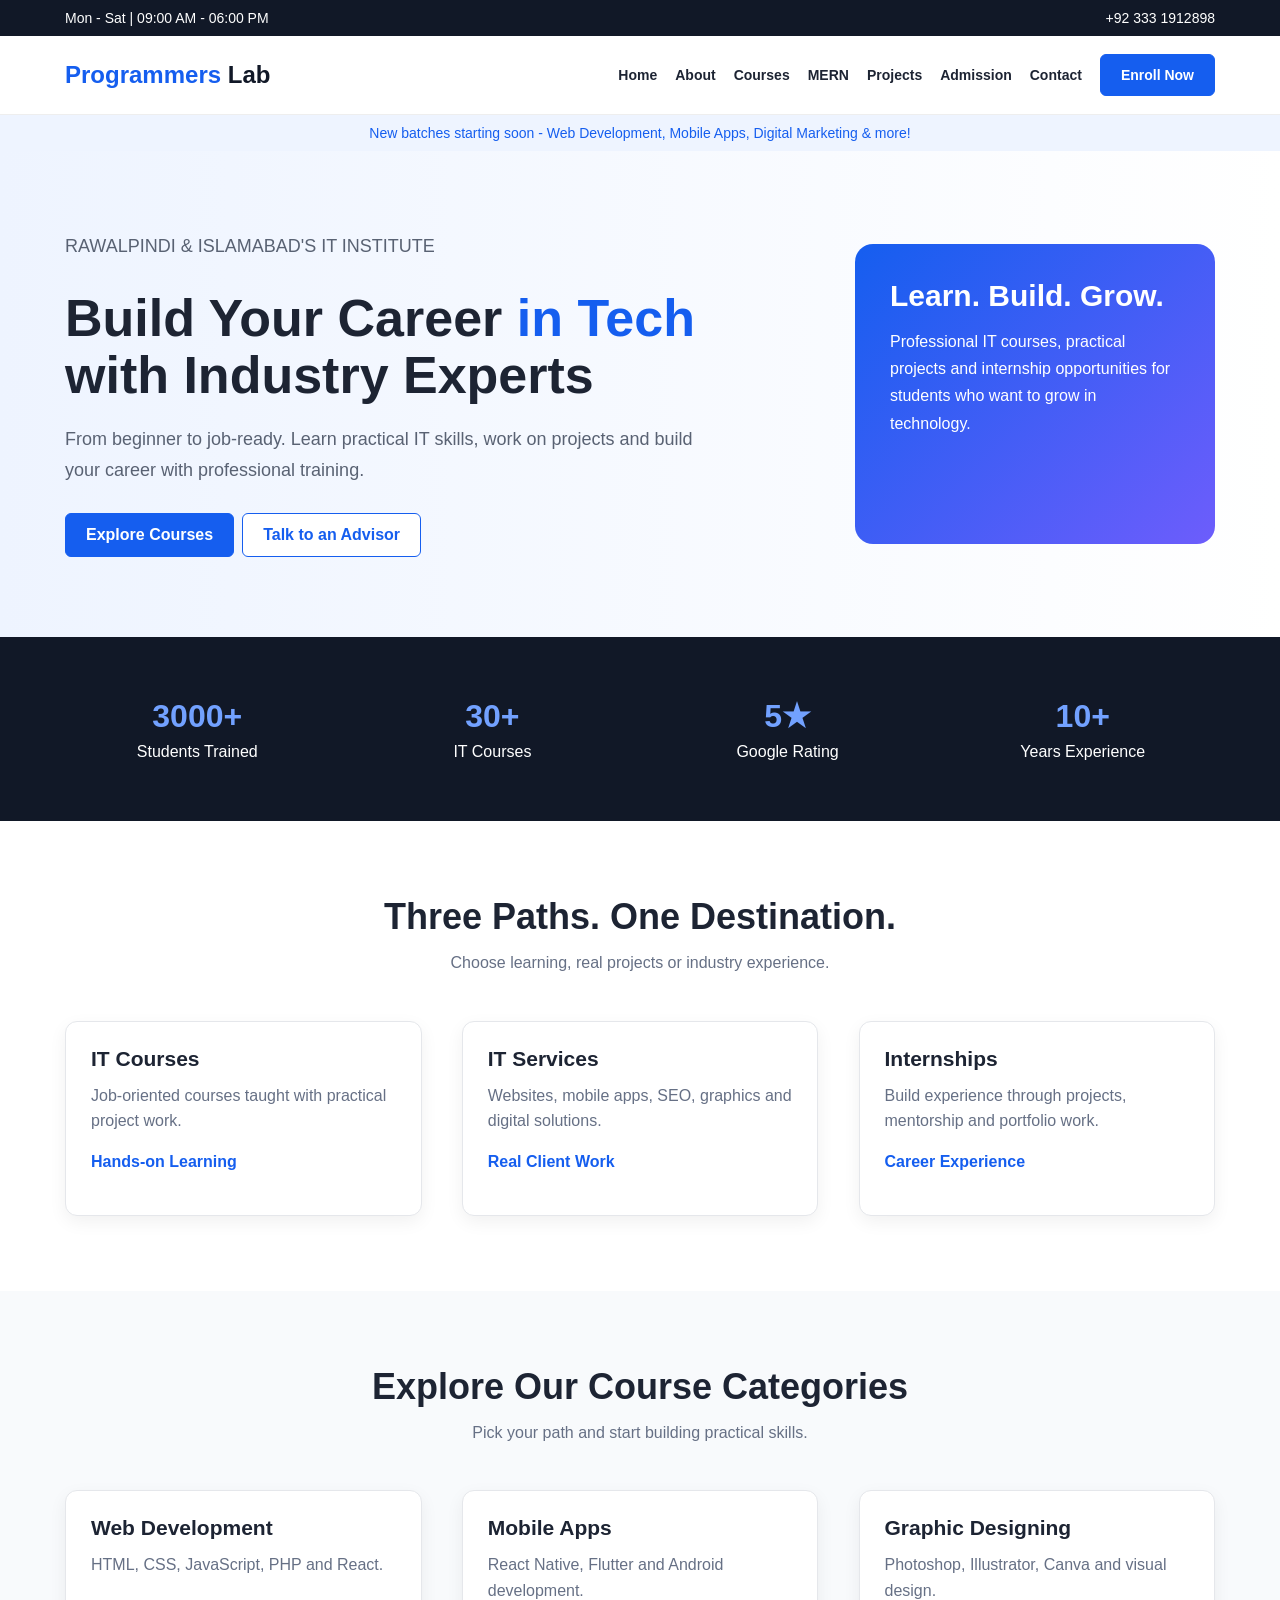
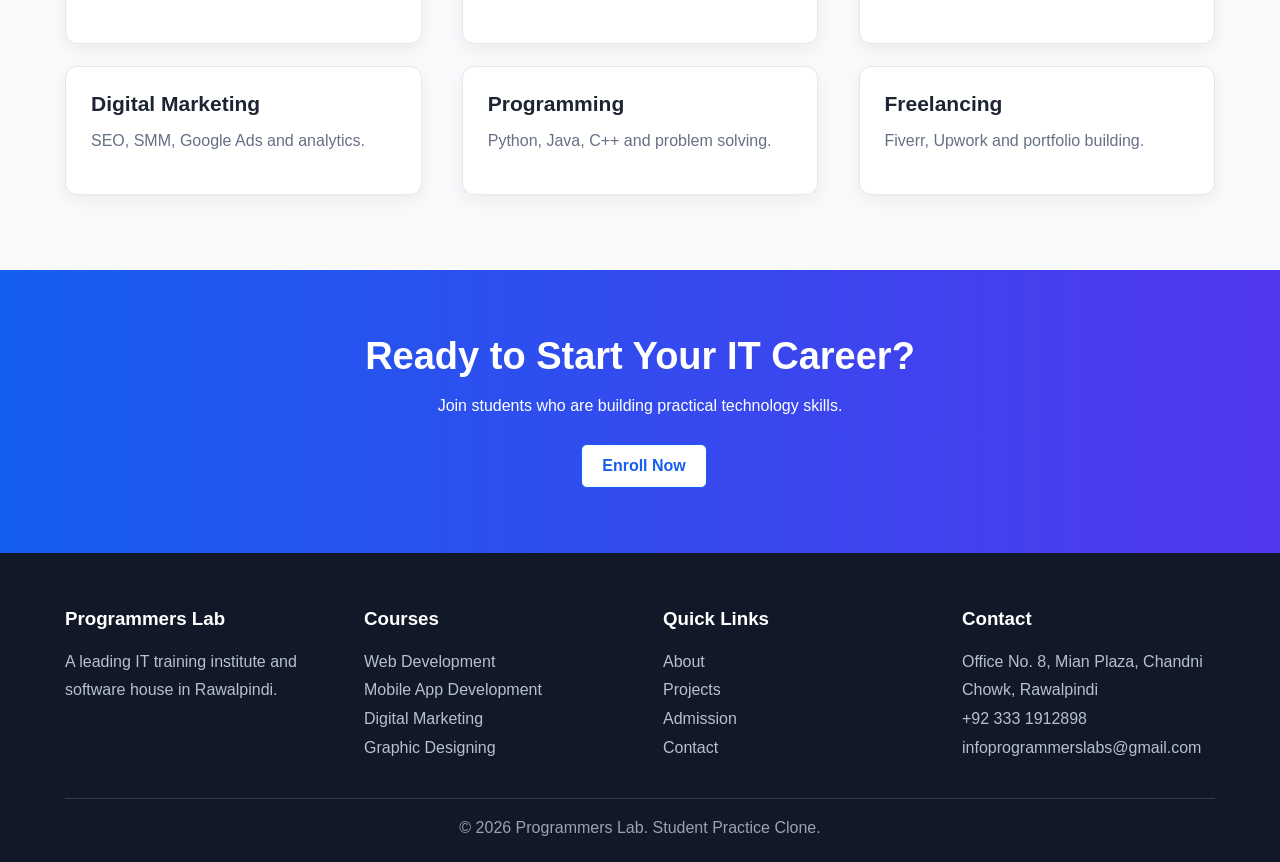
<file: index.html>
<!DOCTYPE html>
<html lang="en">
<head>
    <meta charset="UTF-8">
    <meta name="viewport" content="width=device-width, initial-scale=1.0">
    <title>Home | Programmers Lab</title>

    <link rel="stylesheet" href="style.css">
</head>

<body>

    <!-- Top Information Bar -->
    <div class="top-bar">
        <div class="container top-content">
            <span>Mon - Sat | 09:00 AM - 06:00 PM</span>
            <span>+92 333 1912898</span>
        </div>
    </div>


    <!-- Navigation Bar -->
    <nav class="navbar">
        <div class="container nav-content">

            <a href="index.html" class="logo">
                Programmers <span>Lab</span>
            </a>

            <div class="nav-links">
                <a href="index.html">Home</a>
                <a href="about.html">About</a>
                <a href="courses.html">Courses</a>
                <a href="mern.html">MERN</a>
                <a href="projects.html">Projects</a>
                <a href="admission.html">Admission</a>
                <a href="contact.html">Contact</a>

                <a href="admission.html" class="btn">
                    Enroll Now
                </a>
            </div>

        </div>
    </nav>


    <!-- News Section -->
    <div class="news">
        New batches starting soon - Web Development, Mobile Apps,
        Digital Marketing & more!
    </div>


    <!-- Hero Section -->
    <section class="hero">

        <div class="container hero-content">

            <div class="hero-text">

                <p class="small">
                    RAWALPINDI & ISLAMABAD'S IT INSTITUTE
                </p>

                <h1>
                    Build Your Career
                    <span>in Tech</span>
                    with Industry Experts
                </h1>

                <p>
                    From beginner to job-ready. Learn practical IT skills,
                    work on projects and build your career with professional training.
                </p>

                <div class="hero-buttons">

                    <a href="courses.html" class="btn">
                        Explore Courses
                    </a>

                    <a href="contact.html" class="btn btn-light">
                        Talk to an Advisor
                    </a>

                </div>

            </div>


            <div class="hero-card">

                <h2>
                    Learn. Build. Grow.
                </h2>

                <p>
                    Professional IT courses, practical projects and
                    internship opportunities for students who want to
                    grow in technology.
                </p>

            </div>

        </div>

    </section>


    <!-- Statistics Section -->
    <section class="stats">

        <div class="container stats-content">

            <div class="stat">
                <h2>3000+</h2>
                <p>Students Trained</p>
            </div>

            <div class="stat">
                <h2>30+</h2>
                <p>IT Courses</p>
            </div>

            <div class="stat">
                <h2>5★</h2>
                <p>Google Rating</p>
            </div>

            <div class="stat">
                <h2>10+</h2>
                <p>Years Experience</p>
            </div>

        </div>

    </section>


    <!-- What We Offer Section -->
    <section class="section">

        <div class="container">

            <div class="section-title">

                <h2>
                    Three Paths. One Destination.
                </h2>

                <p>
                    Choose learning, real projects or industry experience.
                </p>

            </div>


            <div class="card-row">

                <div class="card">

                    <h3>
                        IT Courses
                    </h3>

                    <p>
                        Job-oriented courses taught with practical project work.
                    </p>

                    <p class="small">
                        Hands-on Learning
                    </p>

                </div>


                <div class="card">

                    <h3>
                        IT Services
                    </h3>

                    <p>
                        Websites, mobile apps, SEO, graphics and digital solutions.
                    </p>

                    <p class="small">
                        Real Client Work
                    </p>

                </div>


                <div class="card">

                    <h3>
                        Internships
                    </h3>

                    <p>
                        Build experience through projects, mentorship
                        and portfolio work.
                    </p>

                    <p class="small">
                        Career Experience
                    </p>

                </div>

            </div>

        </div>

    </section>


    <!-- Course Categories Section -->
    <section class="section feature">

        <div class="container">

            <div class="section-title">

                <h2>
                    Explore Our Course Categories
                </h2>

                <p>
                    Pick your path and start building practical skills.
                </p>

            </div>


            <div class="card-row">

                <div class="card">
                    <h3>Web Development</h3>
                    <p>
                        HTML, CSS, JavaScript, PHP and React.
                    </p>
                </div>


                <div class="card">
                    <h3>Mobile Apps</h3>
                    <p>
                        React Native, Flutter and Android development.
                    </p>
                </div>


                <div class="card">
                    <h3>Graphic Designing</h3>
                    <p>
                        Photoshop, Illustrator, Canva and visual design.
                    </p>
                </div>


                <div class="card">
                    <h3>Digital Marketing</h3>
                    <p>
                        SEO, SMM, Google Ads and analytics.
                    </p>
                </div>


                <div class="card">
                    <h3>Programming</h3>
                    <p>
                        Python, Java, C++ and problem solving.
                    </p>
                </div>


                <div class="card">
                    <h3>Freelancing</h3>
                    <p>
                        Fiverr, Upwork and portfolio building.
                    </p>
                </div>

            </div>

        </div>

    </section>


    <!-- Call To Action Section -->
    <section class="cta">

        <div class="container">

            <h2>
                Ready to Start Your IT Career?
            </h2>

            <p>
                Join students who are building practical technology skills.
            </p>

            <a href="admission.html" class="btn btn-light">
                Enroll Now
            </a>

        </div>

    </section>


    <!-- Footer -->
    <footer class="footer">

        <div class="container footer-content">


            <div class="footer-column">

                <h3>
                    Programmers Lab
                </h3>

                <p>
                    A leading IT training institute and software house
                    in Rawalpindi.
                </p>

            </div>


            <div class="footer-column">

                <h3>
                    Courses
                </h3>

                <p>
                    <a href="courses.html">
                        Web Development
                    </a>
                </p>

                <p>
                    <a href="courses.html">
                        Mobile App Development
                    </a>
                </p>

                <p>
                    <a href="courses.html">
                        Digital Marketing
                    </a>
                </p>

                <p>
                    <a href="courses.html">
                        Graphic Designing
                    </a>
                </p>

            </div>


            <div class="footer-column">

                <h3>
                    Quick Links
                </h3>

                <p>
                    <a href="about.html">
                        About
                    </a>
                </p>

                <p>
                    <a href="projects.html">
                        Projects
                    </a>
                </p>

                <p>
                    <a href="admission.html">
                        Admission
                    </a>
                </p>

                <p>
                    <a href="contact.html">
                        Contact
                    </a>
                </p>

            </div>


            <div class="footer-column">

                <h3>
                    Contact
                </h3>

                <p>
                    Office No. 8, Mian Plaza,
                    Chandni Chowk, Rawalpindi
                </p>

                <p>
                    +92 333 1912898
                </p>

                <p>
                    infoprogrammerslabs@gmail.com
                </p>

            </div>

        </div>


        <div class="container copyright">

            <p>
                © 2026 Programmers Lab. Student Practice Clone.
            </p>

        </div>

    </footer>

</body>
</html>
</file>
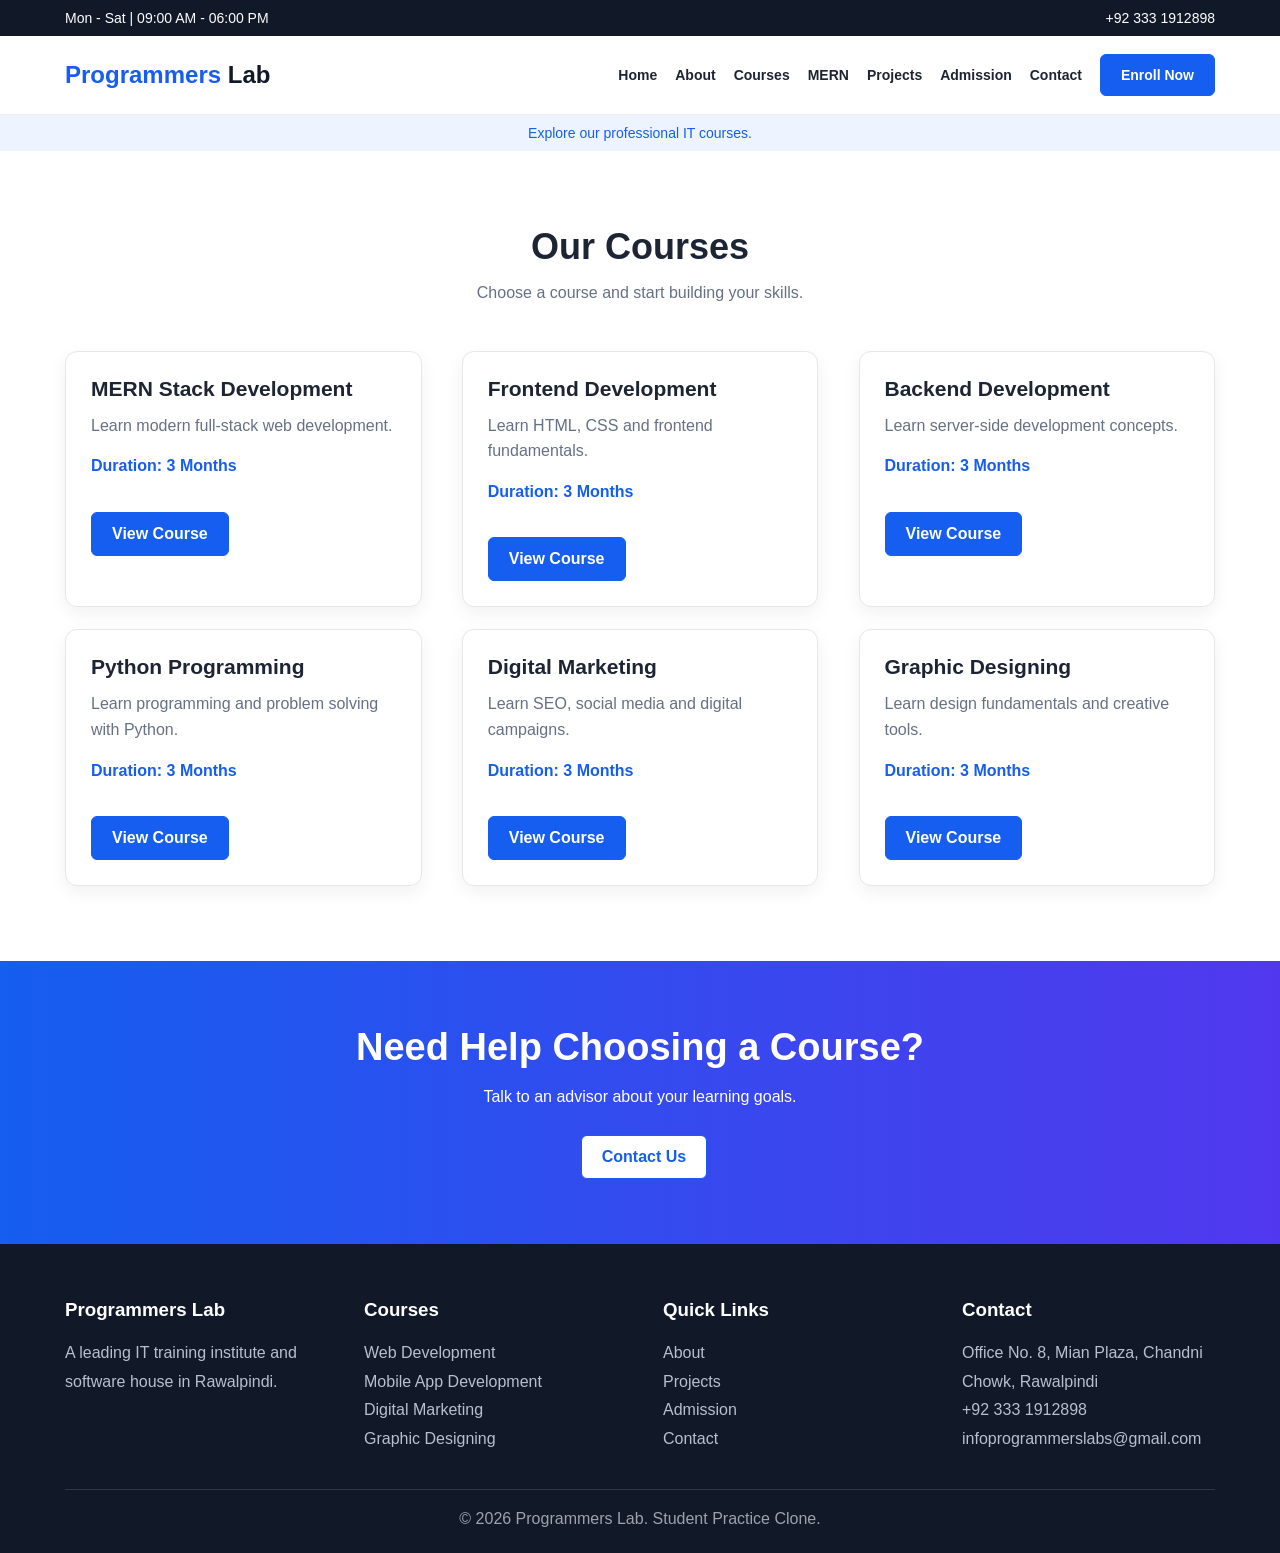
<file: courses.html>
<!DOCTYPE html>
<html lang="en">

<head>

    <meta charset="UTF-8">

    <meta name="viewport" content="width=device-width, initial-scale=1.0">

    <title>Courses | Programmers Lab</title>

    <link rel="stylesheet" href="style.css">

</head>

<body>


    <!-- TOP BAR -->

    <div class="top-bar">

        <div class="container top-content">

            <span>
                Mon - Sat | 09:00 AM - 06:00 PM
            </span>

            <span>
                +92 333 1912898
            </span>

        </div>

    </div>



    <!-- NAVIGATION -->

    <nav class="navbar">

        <div class="container nav-content">


            <a href="index.html" class="logo">
                Programmers <span>Lab</span>
            </a>


            <div class="nav-links">

                <a href="index.html">
                    Home
                </a>

                <a href="about.html">
                    About
                </a>

                <a href="courses.html">
                    Courses
                </a>

                <a href="mern.html">
                    MERN
                </a>

                <a href="projects.html">
                    Projects
                </a>

                <a href="admission.html">
                    Admission
                </a>

                <a href="contact.html">
                    Contact
                </a>

                <a href="admission.html" class="btn">
                    Enroll Now
                </a>

            </div>

        </div>

    </nav>



    <!-- NEWS -->

    <div class="news">

        Explore our professional IT courses.

    </div>



    <!-- COURSES -->

    <section class="section">

        <div class="container">


            <div class="section-title">

                <h2>
                    Our Courses
                </h2>

                <p>
                    Choose a course and start building your skills.
                </p>

            </div>



            <div class="card-row">


                <!-- CARD 1 -->

                <div class="card">

                    <h3>
                        MERN Stack Development
                    </h3>

                    <p>
                        Learn modern full-stack web development.
                    </p>

                    <p class="small">
                        Duration: 3 Months
                    </p>

                    <br>

                    <a href="mern.html" class="btn">
                        View Course
                    </a>

                </div>



                <!-- CARD 2 -->

                <div class="card">

                    <h3>
                        Frontend Development
                    </h3>

                    <p>
                        Learn HTML, CSS and frontend fundamentals.
                    </p>

                    <p class="small">
                        Duration: 3 Months
                    </p>

                    <br>

                    <a href="contact.html" class="btn">
                        View Course
                    </a>

                </div>



                <!-- CARD 3 -->

                <div class="card">

                    <h3>
                        Backend Development
                    </h3>

                    <p>
                        Learn server-side development concepts.
                    </p>

                    <p class="small">
                        Duration: 3 Months
                    </p>

                    <br>

                    <a href="contact.html" class="btn">
                        View Course
                    </a>

                </div>



                <!-- CARD 4 -->

                <div class="card">

                    <h3>
                        Python Programming
                    </h3>

                    <p>
                        Learn programming and problem solving
                        with Python.
                    </p>

                    <p class="small">
                        Duration: 3 Months
                    </p>

                    <br>

                    <a href="contact.html" class="btn">
                        View Course
                    </a>

                </div>



                <!-- CARD 5 -->

                <div class="card">

                    <h3>
                        Digital Marketing
                    </h3>

                    <p>
                        Learn SEO, social media and digital campaigns.
                    </p>

                    <p class="small">
                        Duration: 3 Months
                    </p>

                    <br>

                    <a href="contact.html" class="btn">
                        View Course
                    </a>

                </div>



                <!-- CARD 6 -->

                <div class="card">

                    <h3>
                        Graphic Designing
                    </h3>

                    <p>
                        Learn design fundamentals and creative tools.
                    </p>

                    <p class="small">
                        Duration: 3 Months
                    </p>

                    <br>

                    <a href="contact.html" class="btn">
                        View Course
                    </a>

                </div>


            </div>

        </div>

    </section>



    <!-- CTA -->

    <section class="cta">

        <div class="container">

            <h2>
                Need Help Choosing a Course?
            </h2>

            <p>
                Talk to an advisor about your learning goals.
            </p>

            <a href="contact.html" class="btn btn-light">
                Contact Us
            </a>

        </div>

    </section>



    <!-- FOOTER -->

    <footer class="footer">

        <div class="container footer-content">


            <div class="footer-column">

                <h3>
                    Programmers Lab
                </h3>

                <p>
                    A leading IT training institute
                    and software house in Rawalpindi.
                </p>

            </div>


            <div class="footer-column">

                <h3>
                    Courses
                </h3>

                <p>
                    <a href="courses.html">
                        Web Development
               </a>
                </p>

                <p>
                    <a href="courses.html">
                        Mobile App Development
                    </a>
                </p>

                <p>
                    <a href="courses.html">
                        Digital Marketing
                    </a>
                </p>

                <p>
                    <a href="courses.html">
                        Graphic Designing
                    </a>
                </p>

            </div>


            <div class="footer-column">

                <h3>
                    Quick Links
                </h3>

                <p>
                    <a href="about.html">
                        About
                    </a>
                </p>

                <p>
                    <a href="projects.html">
                        Projects
                    </a>
                </p>

                <p>
                    <a href="admission.html">
                        Admission
                    </a>
                </p>

                <p>
                    <a href="contact.html">
                        Contact
                    </a>
                </p>

            </div>


            <div class="footer-column">

                <h3>
                    Contact
                </h3>

                <p>
                    Office No. 8, Mian Plaza,
                    Chandni Chowk, Rawalpindi
                </p>

                <p>
                    +92 333 1912898
                </p>

                <p>
                    infoprogrammerslabs@gmail.com
                </p>

            </div>


        </div>


        <div class="container copyright">

            <p>
                © 2026 Programmers Lab.
                Student Practice Clone.
            </p>

        </div>

    </footer>


</body>

</html>
</file>
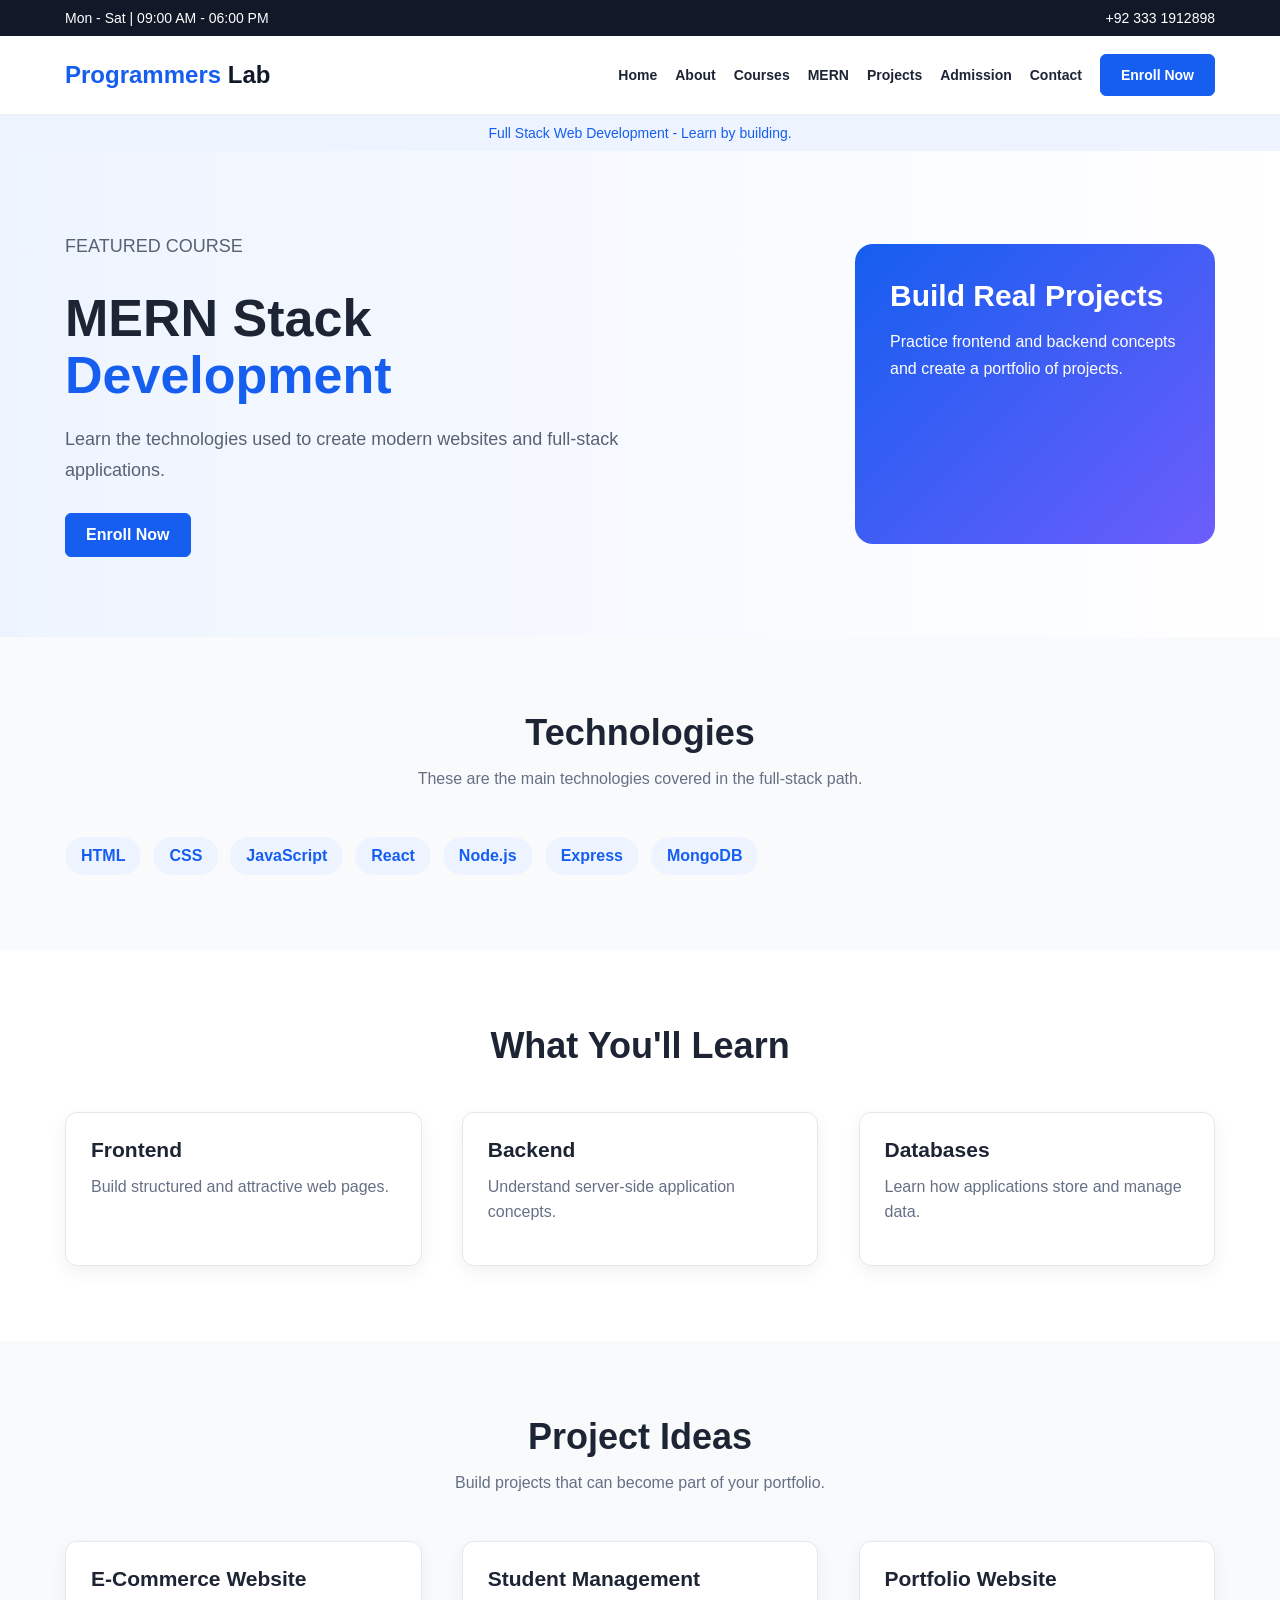
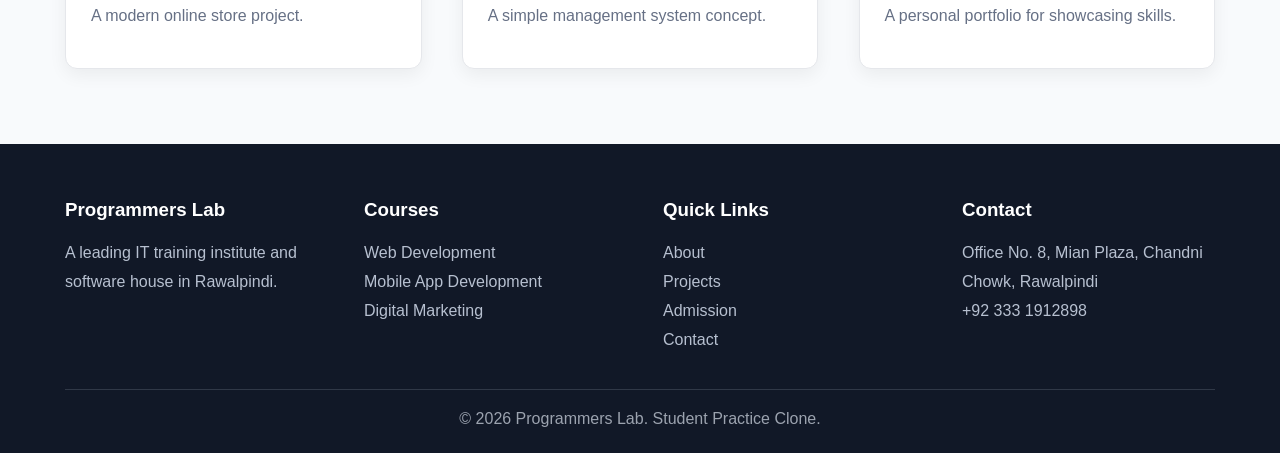
<file: mern.html>
<!DOCTYPE html>
<html lang="en">

<head>

    <meta charset="UTF-8">

    <meta name="viewport" content="width=device-width, initial-scale=1.0">

    <title>MERN Course | Programmers Lab</title>

    <link rel="stylesheet" href="style.css">

</head>

<body>


    <!-- TOP BAR -->

    <div class="top-bar">

        <div class="container top-content">

            <span>
                Mon - Sat | 09:00 AM - 06:00 PM
            </span>

            <span>
                +92 333 1912898
            </span>

        </div>

    </div>



    <!-- NAVIGATION -->

    <nav class="navbar">

        <div class="container nav-content">


            <a href="index.html" class="logo">
                Programmers <span>Lab</span>
            </a>


            <div class="nav-links">

                <a href="index.html">Home</a>

                <a href="about.html">About</a>

                <a href="courses.html">Courses</a>

                <a href="mern.html">MERN</a>

                <a href="projects.html">Projects</a>

                <a href="admission.html">Admission</a>

                <a href="contact.html">Contact</a>

                <a href="admission.html" class="btn">
                    Enroll Now
                </a>

            </div>

        </div>

    </nav>



    <!-- NEWS -->

    <div class="news">

        Full Stack Web Development - Learn by building.

    </div>



    <!-- HERO -->

    <section class="hero">

        <div class="container hero-content">


            <div class="hero-text">

                <p class="small">
                    FEATURED COURSE
                </p>

                <h1>
                    MERN Stack
                    <span>Development</span>
                </h1>

                <p>
                    Learn the technologies used to create
                    modern websites and full-stack applications.
                </p>

                <a href="admission.html" class="btn">
                    Enroll Now
                </a>

            </div>


            <div class="hero-card">

                <h2>
                    Build Real Projects
                </h2>

                <p>
                    Practice frontend and backend concepts
                    and create a portfolio of projects.
                </p>

            </div>


        </div>

    </section>



    <!-- TECHNOLOGIES -->

    <section class="section feature">

        <div class="container">


            <div class="section-title">

                <h2>
                    Technologies
                </h2>

                <p>
                    These are the main technologies covered
                    in the full-stack path.
                </p>

            </div>


            <div class="course-list">

                <div class="course-tag">
                    HTML
                </div>

                <div class="course-tag">
                    CSS
                </div>

                <div class="course-tag">
                    JavaScript
                </div>

                <div class="course-tag">
                    React
                </div>

                <div class="course-tag">
                    Node.js
                </div>

                <div class="course-tag">
                    Express
                </div>

                <div class="course-tag">
                    MongoDB
                </div>

            </div>

        </div>

    </section>



    <!-- WHAT YOU LEARN -->

    <section class="section">

        <div class="container">


            <div class="section-title">

                <h2>
                    What You'll Learn
                </h2>

            </div>


            <div class="card-row">


                <div class="card">

                    <h3>
                        Frontend
                    </h3>

                    <p>
                        Build structured and attractive
                        web pages.
                    </p>

                </div>


                <div class="card">

                    <h3>
                        Backend
                    </h3>

                    <p>
                        Understand server-side application
                        concepts.
                    </p>

                </div>


                <div class="card">

                    <h3>
                        Databases
                    </h3>

                    <p>
                        Learn how applications store
                        and manage data.
                    </p>

                </div>


            </div>

        </div>

    </section>



    <!-- PROJECTS -->

    <section class="section feature">

        <div class="container">


            <div class="section-title">

                <h2>
                    Project Ideas
                </h2>

                <p>
                    Build projects that can become part
                    of your portfolio.
                </p>

            </div>


            <div class="card-row">


                <div class="card">

                    <h3>
                        E-Commerce Website
                    </h3>

                    <p>
                        A modern online store project.
                    </p>

                </div>


                <div class="card">

                    <h3>
                        Student Management
                    </h3>

                    <p>
                        A simple management system concept.
                    </p>

                </div>


                <div class="card">

                    <h3>
                        Portfolio Website
                    </h3>

                    <p>
                        A personal portfolio for showcasing skills.
                    </p>

                </div>


            </div>

        </div>

    </section>



    <!-- FOOTER -->

    <footer class="footer">

        <div class="container footer-content">


            <div class="footer-column">

                <h3>
                    Programmers Lab
                </h3>

                <p>
                    A leading IT training institute
                    and software house in Rawalpindi.
                </p>

            </div>


            <div class="footer-column">

                <h3>
                    Courses
                </h3>

                <p>
                    <a href="courses.html">
                        Web Development
                    </a>
                </p>

                <p>
                    <a href="courses.html">
                        Mobile App Development
                    </a>
                </p>

                <p>
                    <a href="courses.html">
                        Digital Marketing
                    </a>
                </p>

            </div>


            <div class="footer-column">

                <h3>
                    Quick Links
                </h3>

                <p>
                    <a href="about.html">About</a>
                </p>

                <p>
                    <a href="projects.html">Projects</a>
                </p>

                <p>
                    <a href="admission.html">Admission</a>
                </p>

                <p>
                    <a href="contact.html">Contact</a>
                </p>

            </div>


            <div class="footer-column">

                <h3>
                    Contact
                </h3>

                <p>
                    Office No. 8, Mian Plaza,
                    Chandni Chowk, Rawalpindi
                </p>

                <p>
                    +92 333 1912898
                </p>

            </div>


        </div>


        <div class="container copyright">

            <p>
                © 2026 Programmers Lab.
                Student Practice Clone.
            </p>

        </div>

    </footer>


</body>

</html>
</file>
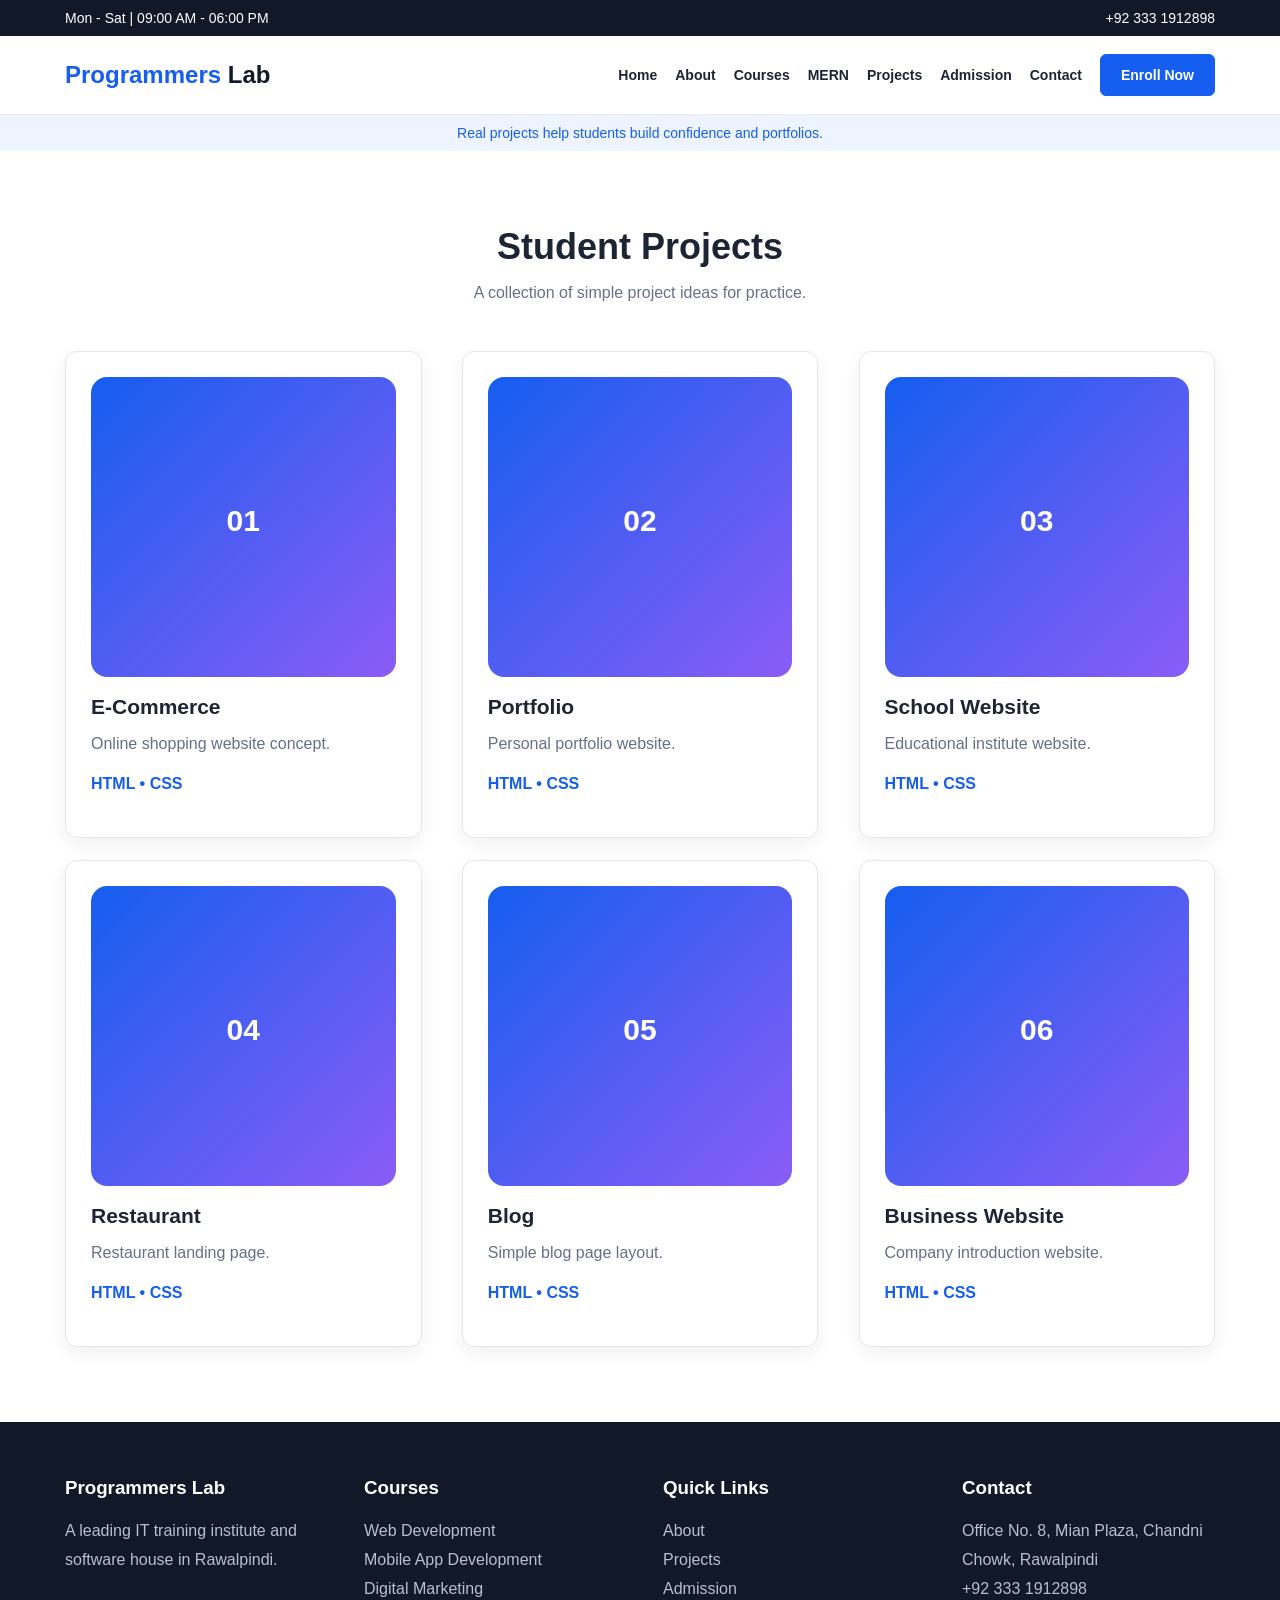
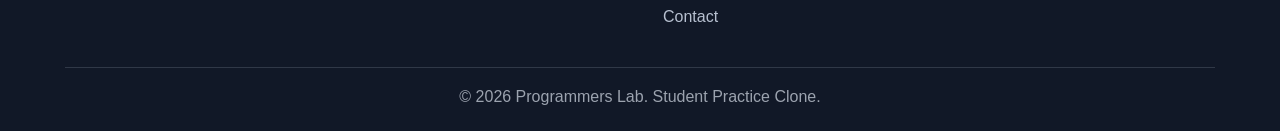
<file: projects.html>
<!DOCTYPE html>
<html lang="en">

<head>

    <meta charset="UTF-8">

    <meta name="viewport" content="width=device-width, initial-scale=1.0">

    <title>Projects | Programmers Lab</title>

    <link rel="stylesheet" href="style.css">

</head>

<body>


    <!-- TOP BAR -->

    <div class="top-bar">

        <div class="container top-content">

            <span>
                Mon - Sat | 09:00 AM - 06:00 PM
            </span>

            <span>
                +92 333 1912898
            </span>

        </div>

    </div>



    <!-- NAVIGATION -->

    <nav class="navbar">

        <div class="container nav-content">


            <a href="index.html" class="logo">
                Programmers <span>Lab</span>
            </a>


            <div class="nav-links">

                <a href="index.html">Home</a>

                <a href="about.html">About</a>

                <a href="courses.html">Courses</a>

                <a href="mern.html">MERN</a>

                <a href="projects.html">Projects</a>

                <a href="admission.html">Admission</a>

                <a href="contact.html">Contact</a>

                <a href="admission.html" class="btn">
                    Enroll Now
                </a>

            </div>

        </div>

    </nav>



    <!-- NEWS -->

    <div class="news">

        Real projects help students build confidence
        and portfolios.

    </div>



    <!-- PROJECTS -->

    <section class="section">

        <div class="container">


            <div class="section-title">

                <h2>
                    Student Projects
                </h2>

                <p>
                    A collection of simple project ideas
                    for practice.
                </p>

            </div>


            <div class="card-row">


                <div class="card">

                    <div class="simple-image">

                        <h3>
                            01
                        </h3>

                    </div>

                    <br>

                    <h3>
                        E-Commerce
                    </h3>

                    <p>
                        Online shopping website concept.
                    </p>

                    <p class="small">
                        HTML • CSS
                    </p>

                </div>



                <div class="card">

                    <div class="simple-image">

                        <h3>
                            02
                        </h3>

                    </div>

                    <br>

                    <h3>
                        Portfolio
                    </h3>

                    <p>
                        Personal portfolio website.
                    </p>

                    <p class="small">
                        HTML • CSS
                    </p>

                </div>



                <div class="card">

                    <div class="simple-image">

                        <h3>
                            03
                        </h3>

                    </div>

                    <br>

                    <h3>
                        School Website
                    </h3>

                    <p>
                        Educational institute website.
                    </p>

                    <p class="small">
                        HTML • CSS
                    </p>

                </div>



                <div class="card">

                    <div class="simple-image">

                        <h3>
                            04
                        </h3>

                    </div>

                    <br>

                    <h3>
                        Restaurant
                    </h3>

                    <p>
                        Restaurant landing page.
                    </p>

                    <p class="small">
                        HTML • CSS
                    </p>

                </div>



                <div class="card">

                    <div class="simple-image">

                        <h3>
                            05
                        </h3>

                    </div>

                    <br>

                    <h3>
                        Blog
                    </h3>

                    <p>
                        Simple blog page layout.
                    </p>

                    <p class="small">
                        HTML • CSS
                    </p>

                </div>



                <div class="card">

                    <div class="simple-image">

                        <h3>
                            06
                        </h3>

                    </div>

                    <br>

                    <h3>
                        Business Website
                    </h3>

                    <p>
                        Company introduction website.
                    </p>

                    <p class="small">
                        HTML • CSS
                    </p>

                </div>


            </div>

        </div>

    </section>



    <!-- FOOTER -->

    <footer class="footer">

        <div class="container footer-content">


            <div class="footer-column">

                <h3>
                    Programmers Lab
                </h3>

                <p>
                    A leading IT training institute
                    and software house in Rawalpindi.
                </p>

            </div>


            <div class="footer-column">

                <h3>
                    Courses
                </h3>

                <p>
                    <a href="courses.html">
                        Web Development
                    </a>
                </p>

                <p>
                    <a href="courses.html">
                        Mobile App Development
                    </a>
                </p>

                <p>
                    <a href="courses.html">
                        Digital Marketing
                    </a>
                </p>

            </div>


            <div class="footer-column">

                <h3>
                    Quick Links
                </h3>

                <p>
                    <a href="about.html">
                        About
                    </a>
                </p>

                <p>
                    <a href="projects.html">
                        Projects
                    </a>
                </p>

                <p>
                    <a href="admission.html">
                        Admission
                    </a>
                </p>

                <p>
                    <a href="contact.html">
                        Contact
                    </a>
                </p>

            </div>


            <div class="footer-column">

                <h3>
                    Contact
                </h3>

                <p>
                    Office No. 8, Mian Plaza,
                    Chandni Chowk, Rawalpindi
                </p>

                <p>
                    +92 333 1912898
                </p>

            </div>


        </div>


        <div class="container copyright">

            <p>
                © 2026 Programmers Lab.
                Student Practice Clone.
            </p>

        </div>

    </footer>


</body>

</html>
</file>
<file: style.css>
* {
    margin: 0;
    padding: 0;
    box-sizing: border-box;
}

body {
    font-family: Arial, sans-serif;
    color: #1d2433;
    background-color: white;
}

a {
    text-decoration: none;
    color: inherit;
}

.container {
    width: 90%;
    max-width: 1150px;
    margin: 0 auto;
}


/* TOP BAR */

.top-bar {
    background-color: #111827;
    color: white;
    padding: 10px 0;
    font-size: 14px;
}

.top-content {
    display: flex;
    justify-content: space-between;
    align-items: center;
}


/* NAVIGATION */

.navbar {
    background-color: white;
    padding: 18px 0;
    border-bottom: 1px solid #eeeeee;
}

.nav-content {
    display: flex;
    justify-content: space-between;
    align-items: center;
    flex-wrap: wrap;
}

.logo {
    color: #155eef;
    font-size: 24px;
    font-weight: bold;
}

.logo span {
    color: #111827;
}

.nav-links {
    display: flex;
    align-items: center;
    flex-wrap: wrap;
    gap: 18px;
}

.nav-links a {
    font-size: 14px;
    font-weight: bold;
}

.nav-links a:hover {
    color: #155eef;
}


/* BUTTON */

.btn {
    display: inline-block;
    background-color: #155eef;
    color: white;
    padding: 12px 20px;
    border-radius: 6px;
    font-weight: bold;
    border: 1px solid #155eef;
}

.btn:hover {
    background-color: #0d4bc4;
}

.btn-light {
    background-color: white;
    color: #155eef;
    margin-left: 8px;
}

.btn-light:hover {
    background-color: #eef4ff;
}


/* NEWS */

.news {
    background-color: #eef4ff;
    color: #155eef;
    padding: 10px 0;
    text-align: center;
    font-size: 14px;
}


/* HERO */

.hero {
    padding: 80px 0;
    background: linear-gradient(to right, #eef4ff, white);
}

.hero-content {
    display: flex;
    justify-content: space-between;
    align-items: center;
    flex-wrap: wrap;
    gap: 40px;
}

.hero-text {
    width: 55%;
}

.hero-text h1 {
    font-size: 52px;
    line-height: 1.1;
    margin-bottom: 20px;
}

.hero-text h1 span {
    color: #155eef;
}

.hero-text p {
    font-size: 18px;
    line-height: 1.7;
    color: #596273;
    margin-bottom: 28px;
}

.hero-buttons {
    display: flex;
    flex-wrap: wrap;
    align-items: center;
}

.hero-card {
    width: 360px;
    min-height: 300px;
    padding: 35px;
    background: linear-gradient(135deg, #155eef, #6d5dfc);
    color: white;
    border-radius: 18px;
}

.hero-card h2 {
    font-size: 30px;
    margin-bottom: 15px;
}

.hero-card p {
    line-height: 1.7;
}


/* STATISTICS */

.stats {
    padding: 45px 0;
    background-color: #111827;
    color: white;
}

.stats-content {
    display: flex;
    justify-content: space-between;
    align-items: center;
    flex-wrap: wrap;
    text-align: center;
}

.stat {
    width: 23%;
    padding: 15px;
}

.stat h2 {
    color: #72a1ff;
    font-size: 32px;
    margin-bottom: 8px;
}


/* GENERAL SECTION */

.section {
    padding: 75px 0;
}

.section-title {
    text-align: center;
    margin-bottom: 45px;
}

.section-title h2 {
    font-size: 36px;
    margin-bottom: 12px;
}

.section-title p {
    color: #667085;
    line-height: 1.6;
}


/* CARDS */

.card-row {
    display: flex;
    justify-content: space-between;
    align-items: stretch;
    flex-wrap: wrap;
    gap: 22px;
}

.card {
    width: 31%;
    border: 1px solid #e5e7eb;
    border-radius: 12px;
    padding: 25px;
    background-color: white;
    box-shadow: 0 6px 18px rgba(0, 0, 0, 0.06);
}

.card:hover {
    border-color: #155eef;
}

.card h3 {
    font-size: 21px;
    margin-bottom: 12px;
}

.card p {
    color: #667085;
    line-height: 1.6;
    margin-bottom: 15px;
}

.card .small {
    color: #155eef;
    font-weight: bold;
}


/* FEATURE SECTION */

.feature {
    background-color: #f8fafc;
}


/* CTA */

.cta {
    padding: 65px 0;
    background: linear-gradient(to right, #155eef, #5138ee);
    color: white;
    text-align: center;
}

.cta h2 {
    font-size: 38px;
    margin-bottom: 15px;
}

.cta p {
    margin-bottom: 25px;
    line-height: 1.6;
}


/* FOOTER */

.footer {
    background-color: #111827;
    color: white;
    padding: 55px 0 25px;
}

.footer-content {
    display: flex;
    justify-content: space-between;
    flex-wrap: wrap;
    gap: 30px;
    margin-bottom: 35px;
}

.footer-column {
    width: 22%;
}

.footer-column h3 {
    margin-bottom: 18px;
}

.footer-column p,
.footer-column a {
    color: #b7c0d0;
    line-height: 1.8;
}

.footer-column a:hover {
    color: white;
}

.copyright {
    border-top: 1px solid #303847;
    padding-top: 20px;
    text-align: center;
    color: #9ca3af;
}
/* TWO COLUMN */

.two-column {
    display: flex;
    justify-content: space-between;
    align-items: center;
    flex-wrap: wrap;
    gap: 45px;
}

.two-column > div {
    width: 47%;
}


/* SIMPLE IMAGE BOX */

.simple-image {
    min-height: 300px;
    border-radius: 16px;
    background: linear-gradient(135deg, #155eef, #8b5cf6);

    color: white;

    display: flex;
    justify-content: center;
    align-items: center;

    text-align: center;

    padding: 30px;
}

.simple-image h3 {
    font-size: 30px;
}


/* TEXT BOX */

.text-box h2 {
    font-size: 36px;
    margin-bottom: 18px;
}

.text-box p {
    color: #667085;
    line-height: 1.8;
    margin-bottom: 20px;
}


/* FORM */

.form-box {
    width: 70%;
    margin: 0 auto;

    padding: 35px;

    border: 1px solid #e5e7eb;

    border-radius: 12px;

    box-shadow: 0 6px 18px rgba(0, 0, 0, 0.06);
}

.form-group {
    margin-bottom: 18px;
}

.form-group label {
    display: block;

    font-weight: bold;

    margin-bottom: 7px;
}

.form-group input,
.form-group select,
.form-group textarea {
    width: 100%;

    padding: 12px;

    border: 1px solid #cfd4dc;

    border-radius: 6px;

    font-family: Arial, sans-serif;
}

.form-group textarea {
    height: 130px;
}


/* COURSE TAGS */

.course-list {
    display: flex;
    flex-wrap: wrap;
    gap: 12px;
}

.course-tag {
    padding: 10px 16px;

    background-color: #eef4ff;

    color: #155eef;

    border-radius: 20px;

    font-weight: bold;
}
/* =========================================
   RESPONSIVE DESIGN
   ========================================= */


/* TABLET */

@media (max-width: 768px) {

    .container {
        width: 90%;
    }


    /* TOP BAR */

    .top-content {
        flex-direction: column;
        gap: 5px;
        text-align: center;
    }


    /* NAVBAR */

    .nav-content {
        flex-direction: column;
        gap: 20px;
    }

    .nav-links {
        flex-wrap: wrap;
        justify-content: center;
        gap: 12px;
    }


    /* HERO */

    .hero-content {
        flex-direction: column;
        text-align: center;
    }

    .hero-text {
        width: 100%;
    }

    .hero-card {
        width: 100%;
    }


    /* CARDS */

    .card-row {
        flex-wrap: wrap;
    }

    .card {
        width: 47%;
    }


    /* TWO COLUMN */

    .two-column {
        flex-direction: column;
    }

    .two-column > div {
        width: 100%;
    }


    /* FORM */

    .form-box {
        width: 90%;
    }


    /* FOOTER */

    .footer-content {
        flex-wrap: wrap;
    }

    .footer-column {
        width: 45%;
    }

}


/* =========================================
   MOBILE
   ========================================= */

@media (max-width: 480px) {


    /* GENERAL */

    .container {
        width: 92%;
    }

    .section {
        padding: 45px 0;
    }


    /* TOP BAR */

    .top-bar {
        font-size: 12px;
    }


    /* LOGO */

    .logo {
        font-size: 22px;
    }


    /* NAVIGATION */

    .nav-content {
        flex-direction: column;
    }

    .nav-links {
        flex-direction: column;
        width: 100%;
        text-align: center;
    }

    .nav-links a {
        width: 100%;
    }


    /* HERO */

    .hero {
        padding: 60px 0;
    }

    .hero-content {
        flex-direction: column;
    }

    .hero-text {
        width: 100%;
    }

    .hero-text h1 {
        font-size: 36px;
    }

    .hero-text p {
        font-size: 15px;
    }

    .hero-card {
        width: 100%;
        padding: 25px;
    }


    /* SECTION TITLE */

    .section-title h2 {
        font-size: 30px;
    }


    /* CARDS */

    .card-row {
        flex-direction: column;
    }

    .card {
        width: 100%;
    }


    /* TWO COLUMN */

    .two-column {
        flex-direction: column;
    }

    .two-column > div {
        width: 100%;
    }


    /* FORM */

    .form-box {
        width: 100%;
        padding: 20px;
    }


    /* FOOTER */

    .footer-content {
        flex-direction: column;
    }

    .footer-column {
        width: 100%;
        text-align: center;
    }


    /* BUTTON */

    .btn {
        display: inline-block;
        text-align: center;
    }

}


/* =========================================
   HOVER EFFECTS
   ========================================= */

.card {
    transition: transform 0.3s ease,
                box-shadow 0.3s ease;
}

.card:hover {
    transform: translateY(-8px);

    box-shadow: 0 12px 25px rgba(0, 0, 0, 0.12);
}


.btn {
    transition: transform 0.3s ease,
                background-color 0.3s ease;
}

.btn:hover {
    transform: translateY(-3px);
}


/* =========================================
   IMAGE / SIMPLE IMAGE EFFECT
   ========================================= */

.simple-image {
    transition: transform 0.3s ease;
}

.card:hover .simple-image {
    transform: scale(1.03);
}


/* =========================================
   SIMPLE ANIMATION
   ========================================= */

@keyframes fadeIn {

    from {
        opacity: 0;
        transform: translateY(20px);
    }

    to {
        opacity: 1;
        transform: translateY(0);
    }

}


.hero-text {
    animation: fadeIn 1s ease;
}


/* =========================================
   POSITIONING & Z-INDEX
   ========================================= */

.navbar {
    position: relative;
    z-index: 10;
}

.hero {
    position: relative;
    z-index: 1;
}
/* EXTRA RESPONSIVE FIXES */

@media (max-width: 768px) {

    .stat {
        width: 47%;
    }

    .hero-buttons {
        justify-content: center;
        gap: 10px;
    }

}


@media (max-width: 480px) {

    .stat {
        width: 100%;
    }

    .hero-buttons {
        flex-direction: column;
        width: 100%;
    }

    .hero-buttons .btn {
        width: 100%;
        margin-left: 0;
    }

}
</file>
